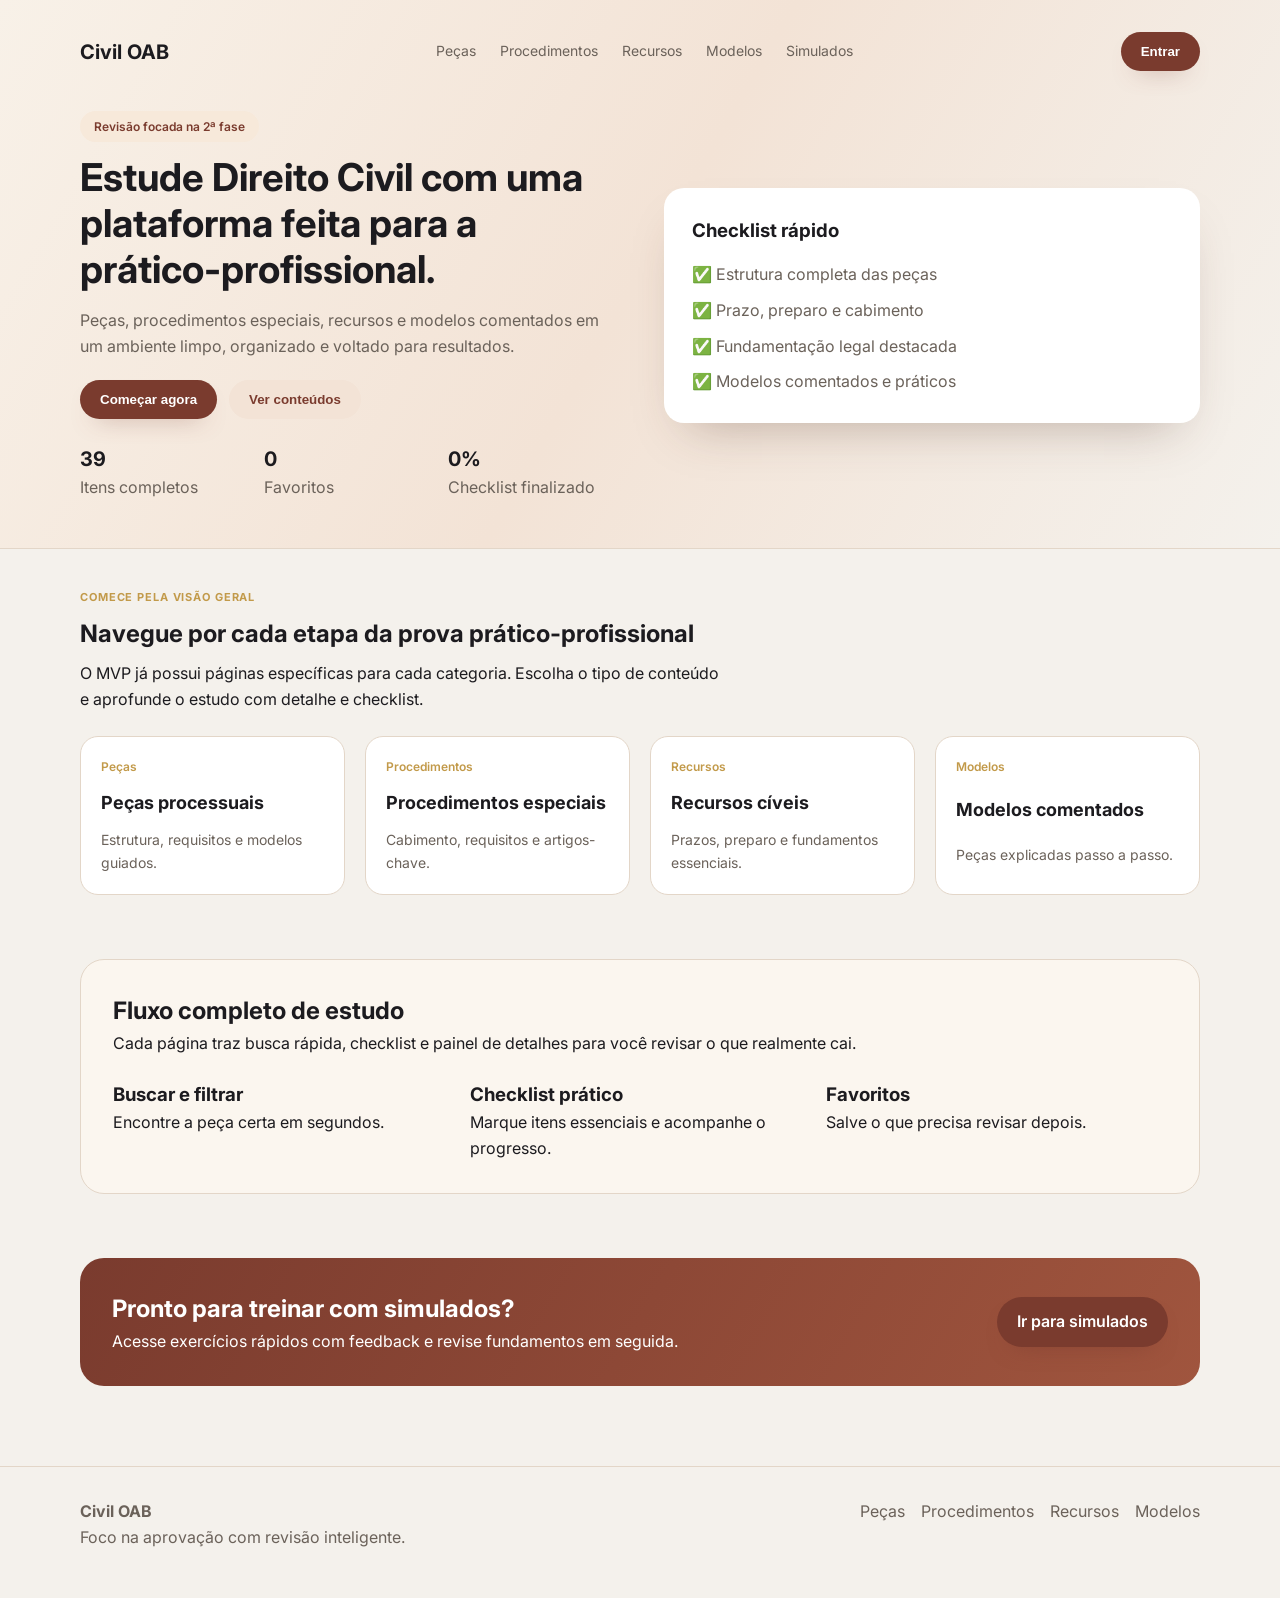
<file: index.html>
<!doctype html>
<html lang="pt-BR">
  <head>
    <meta charset="UTF-8" />
    <meta name="viewport" content="width=device-width, initial-scale=1.0" />
    <title>Revisão OAB 2ª Fase – Direito Civil</title>
    <link rel="preconnect" href="https://fonts.googleapis.com" />
    <link rel="preconnect" href="https://fonts.gstatic.com" crossorigin />
    <link
      href="https://fonts.googleapis.com/css2?family=Inter:wght@300;400;500;600;700&display=swap"
      rel="stylesheet"
    />
    <link rel="stylesheet" href="styles.css" />
  </head>
  <body>
    <div class="app">
      <header class="hero">
        <nav class="nav">
          <div class="logo">Civil OAB</div>
          <div class="nav-links">
            <a href="pecas.html">Peças</a>
            <a href="procedimentos.html">Procedimentos</a>
            <a href="recursos.html">Recursos</a>
            <a href="modelos.html">Modelos</a>
            <a href="simulados.html">Simulados</a>
          </div>
          <button class="btn-primary">Entrar</button>
        </nav>

        <div class="hero-content">
          <div>
            <p class="pill">Revisão focada na 2ª fase</p>
            <h1>
              Estude Direito Civil com uma plataforma feita para a
              prático-profissional.
            </h1>
            <p class="subtitle">
              Peças, procedimentos especiais, recursos e modelos comentados em
              um ambiente limpo, organizado e voltado para resultados.
            </p>
            <div class="hero-actions">
              <button class="btn-primary">Começar agora</button>
              <button class="btn-secondary">Ver conteúdos</button>
            </div>
            <div class="stats">
              <div>
                <strong id="total-items">0</strong>
                <span>Itens completos</span>
              </div>
              <div>
                <strong id="favorite-count">0</strong>
                <span>Favoritos</span>
              </div>
              <div>
                <strong id="progress-count">0%</strong>
                <span>Checklist finalizado</span>
              </div>
            </div>
          </div>
          <div class="hero-card">
            <h3>Checklist rápido</h3>
            <ul>
              <li>✅ Estrutura completa das peças</li>
              <li>✅ Prazo, preparo e cabimento</li>
              <li>✅ Fundamentação legal destacada</li>
              <li>✅ Modelos comentados e práticos</li>
            </ul>
          </div>
        </div>
      </header>

      <main>
        <section class="section">
          <div class="section-header">
            <span class="eyebrow">Comece pela visão geral</span>
            <h2>Navegue por cada etapa da prova prático-profissional</h2>
            <p>
              O MVP já possui páginas específicas para cada categoria. Escolha
              o tipo de conteúdo e aprofunde o estudo com detalhe e checklist.
            </p>
          </div>
          <div class="grid">
            <a class="card" href="pecas.html">
              <span>Peças</span>
              <h3>Peças processuais</h3>
              <p>Estrutura, requisitos e modelos guiados.</p>
            </a>
            <a class="card" href="procedimentos.html">
              <span>Procedimentos</span>
              <h3>Procedimentos especiais</h3>
              <p>Cabimento, requisitos e artigos-chave.</p>
            </a>
            <a class="card" href="recursos.html">
              <span>Recursos</span>
              <h3>Recursos cíveis</h3>
              <p>Prazos, preparo e fundamentos essenciais.</p>
            </a>
            <a class="card" href="modelos.html">
              <span>Modelos</span>
              <h3>Modelos comentados</h3>
              <p>Peças explicadas passo a passo.</p>
            </a>
          </div>
        </section>

        <section class="section highlight">
          <div>
            <h2>Fluxo completo de estudo</h2>
            <p>
              Cada página traz busca rápida, checklist e painel de detalhes para
              você revisar o que realmente cai.
            </p>
          </div>
          <div class="highlight-grid">
            <div>
              <h3>Buscar e filtrar</h3>
              <p>Encontre a peça certa em segundos.</p>
            </div>
            <div>
              <h3>Checklist prático</h3>
              <p>Marque itens essenciais e acompanhe o progresso.</p>
            </div>
            <div>
              <h3>Favoritos</h3>
              <p>Salve o que precisa revisar depois.</p>
            </div>
          </div>
        </section>

        <section class="cta">
          <div>
            <h2>Pronto para treinar com simulados?</h2>
            <p>
              Acesse exercícios rápidos com feedback e revise fundamentos em
              seguida.
            </p>
          </div>
          <a class="btn-primary" href="simulados.html">Ir para simulados</a>
        </section>
      </main>

      <footer>
        <div>
          <strong>Civil OAB</strong>
          <p>Foco na aprovação com revisão inteligente.</p>
        </div>
        <div class="footer-links">
          <a href="pecas.html">Peças</a>
          <a href="procedimentos.html">Procedimentos</a>
          <a href="recursos.html">Recursos</a>
          <a href="modelos.html">Modelos</a>
        </div>
      </footer>
    </div>

    <script src="app.js"></script>
  </body>
</html>
</file>
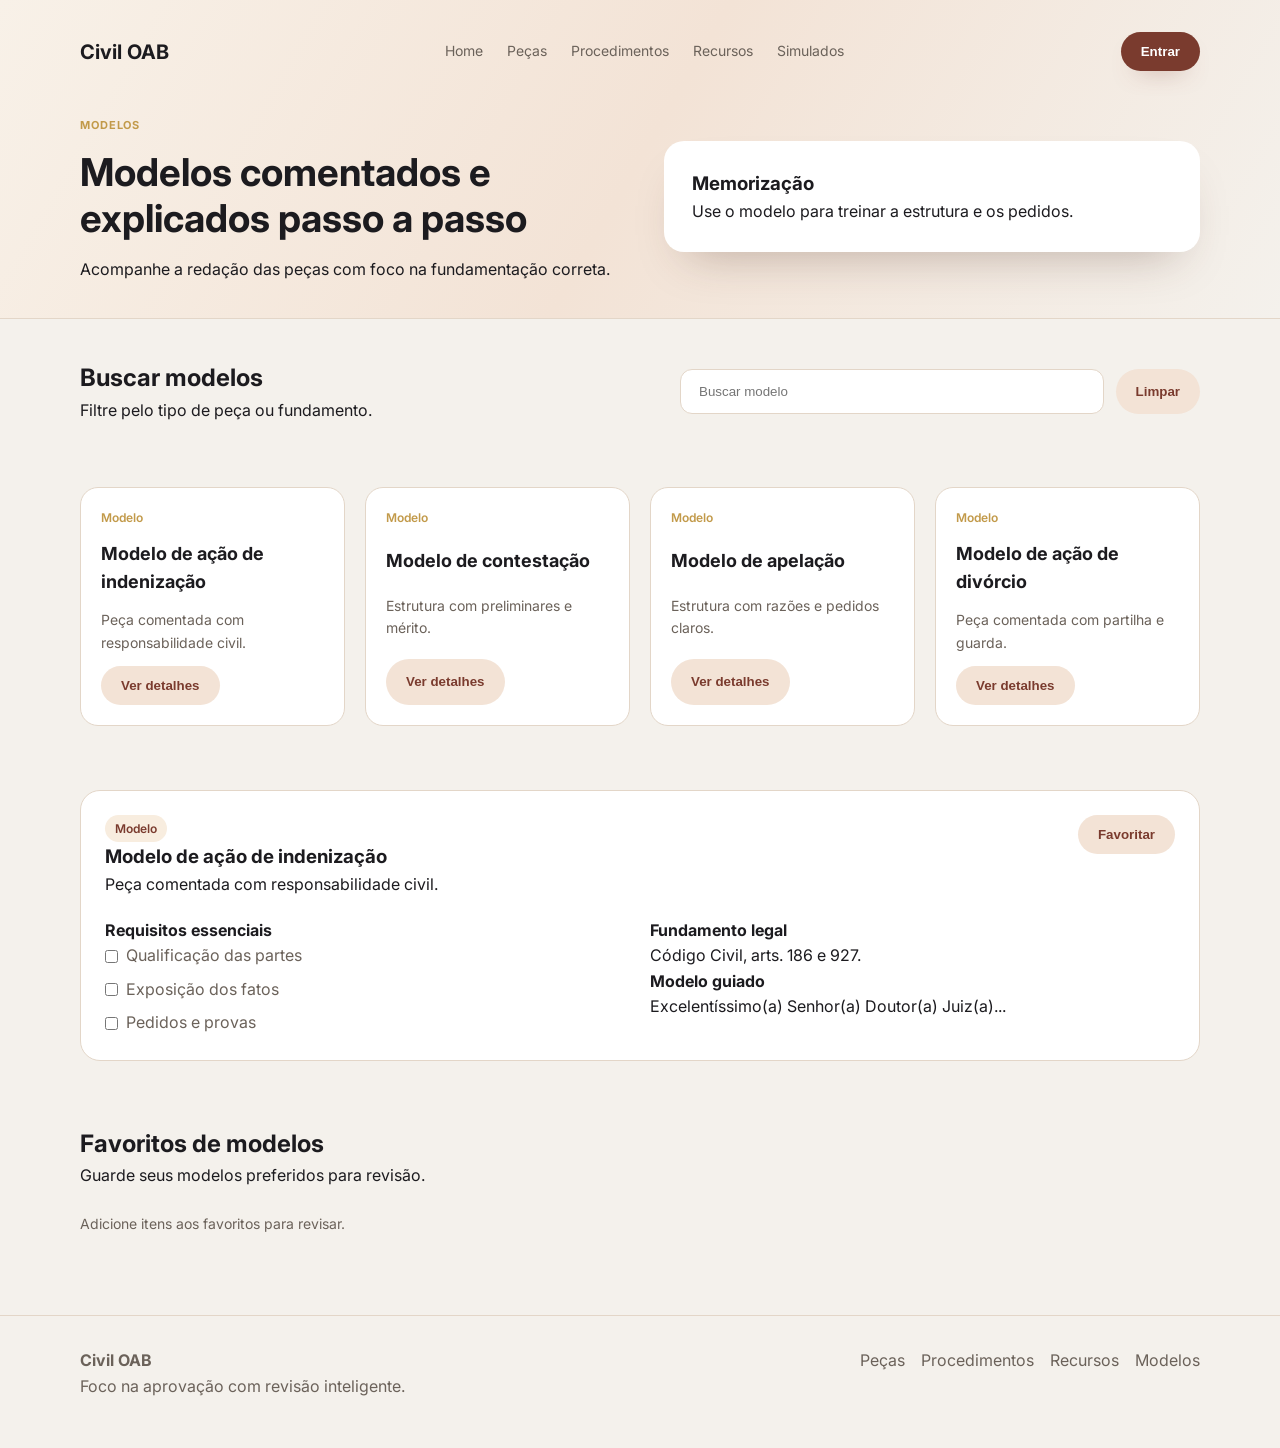
<file: modelos.html>
<!doctype html>
<html lang="pt-BR" data-category="models">
  <head>
    <meta charset="UTF-8" />
    <meta name="viewport" content="width=device-width, initial-scale=1.0" />
    <title>Modelos Comentados | Revisão OAB Civil</title>
    <link rel="preconnect" href="https://fonts.googleapis.com" />
    <link rel="preconnect" href="https://fonts.gstatic.com" crossorigin />
    <link
      href="https://fonts.googleapis.com/css2?family=Inter:wght@300;400;500;600;700&display=swap"
      rel="stylesheet"
    />
    <link rel="stylesheet" href="styles.css" />
  </head>
  <body data-category="models">
    <div class="app">
      <header class="page-hero">
        <nav class="nav">
          <div class="logo">Civil OAB</div>
          <div class="nav-links">
            <a href="index.html">Home</a>
            <a href="pecas.html">Peças</a>
            <a href="procedimentos.html">Procedimentos</a>
            <a href="recursos.html">Recursos</a>
            <a href="simulados.html">Simulados</a>
          </div>
          <button class="btn-primary">Entrar</button>
        </nav>
        <div class="page-hero-content">
          <div>
            <span class="eyebrow">Modelos</span>
            <h1>Modelos comentados e explicados passo a passo</h1>
            <p>
              Acompanhe a redação das peças com foco na fundamentação correta.
            </p>
          </div>
          <div class="hero-card">
            <h3>Memorização</h3>
            <p>Use o modelo para treinar a estrutura e os pedidos.</p>
          </div>
        </div>
      </header>

      <main>
        <section class="search">
          <div>
            <h2>Buscar modelos</h2>
            <p>Filtre pelo tipo de peça ou fundamento.</p>
          </div>
          <div class="search-actions">
            <input
              type="text"
              id="search-input"
              placeholder="Buscar modelo"
            />
            <button class="btn-secondary" id="clear-search">Limpar</button>
          </div>
        </section>

        <section class="grid" id="cards-container"></section>

        <section class="detail" id="detail-panel">
          <div class="detail-header">
            <div>
              <span class="tag" id="detail-type">Modelo</span>
              <h3 id="detail-title">Selecione um modelo</h3>
              <p id="detail-summary">Clique em um card para ver detalhes.</p>
            </div>
            <button class="btn-secondary" id="favorite-toggle">
              Favoritar
            </button>
          </div>
          <div class="detail-body">
            <div>
              <h4>Requisitos essenciais</h4>
              <ul id="detail-requirements"></ul>
            </div>
            <div>
              <h4>Fundamento legal</h4>
              <p id="detail-foundation"></p>
              <h4>Modelo guiado</h4>
              <p id="detail-model"></p>
            </div>
          </div>
        </section>

        <section class="favorites">
          <div>
            <h2>Favoritos de modelos</h2>
            <p>Guarde seus modelos preferidos para revisão.</p>
          </div>
          <div class="favorites-list" id="favorites-list"></div>
        </section>
      </main>

      <footer>
        <div>
          <strong>Civil OAB</strong>
          <p>Foco na aprovação com revisão inteligente.</p>
        </div>
        <div class="footer-links">
          <a href="pecas.html">Peças</a>
          <a href="procedimentos.html">Procedimentos</a>
          <a href="recursos.html">Recursos</a>
          <a href="modelos.html">Modelos</a>
        </div>
      </footer>
    </div>

    <script src="app.js"></script>
  </body>
</html>
</file>
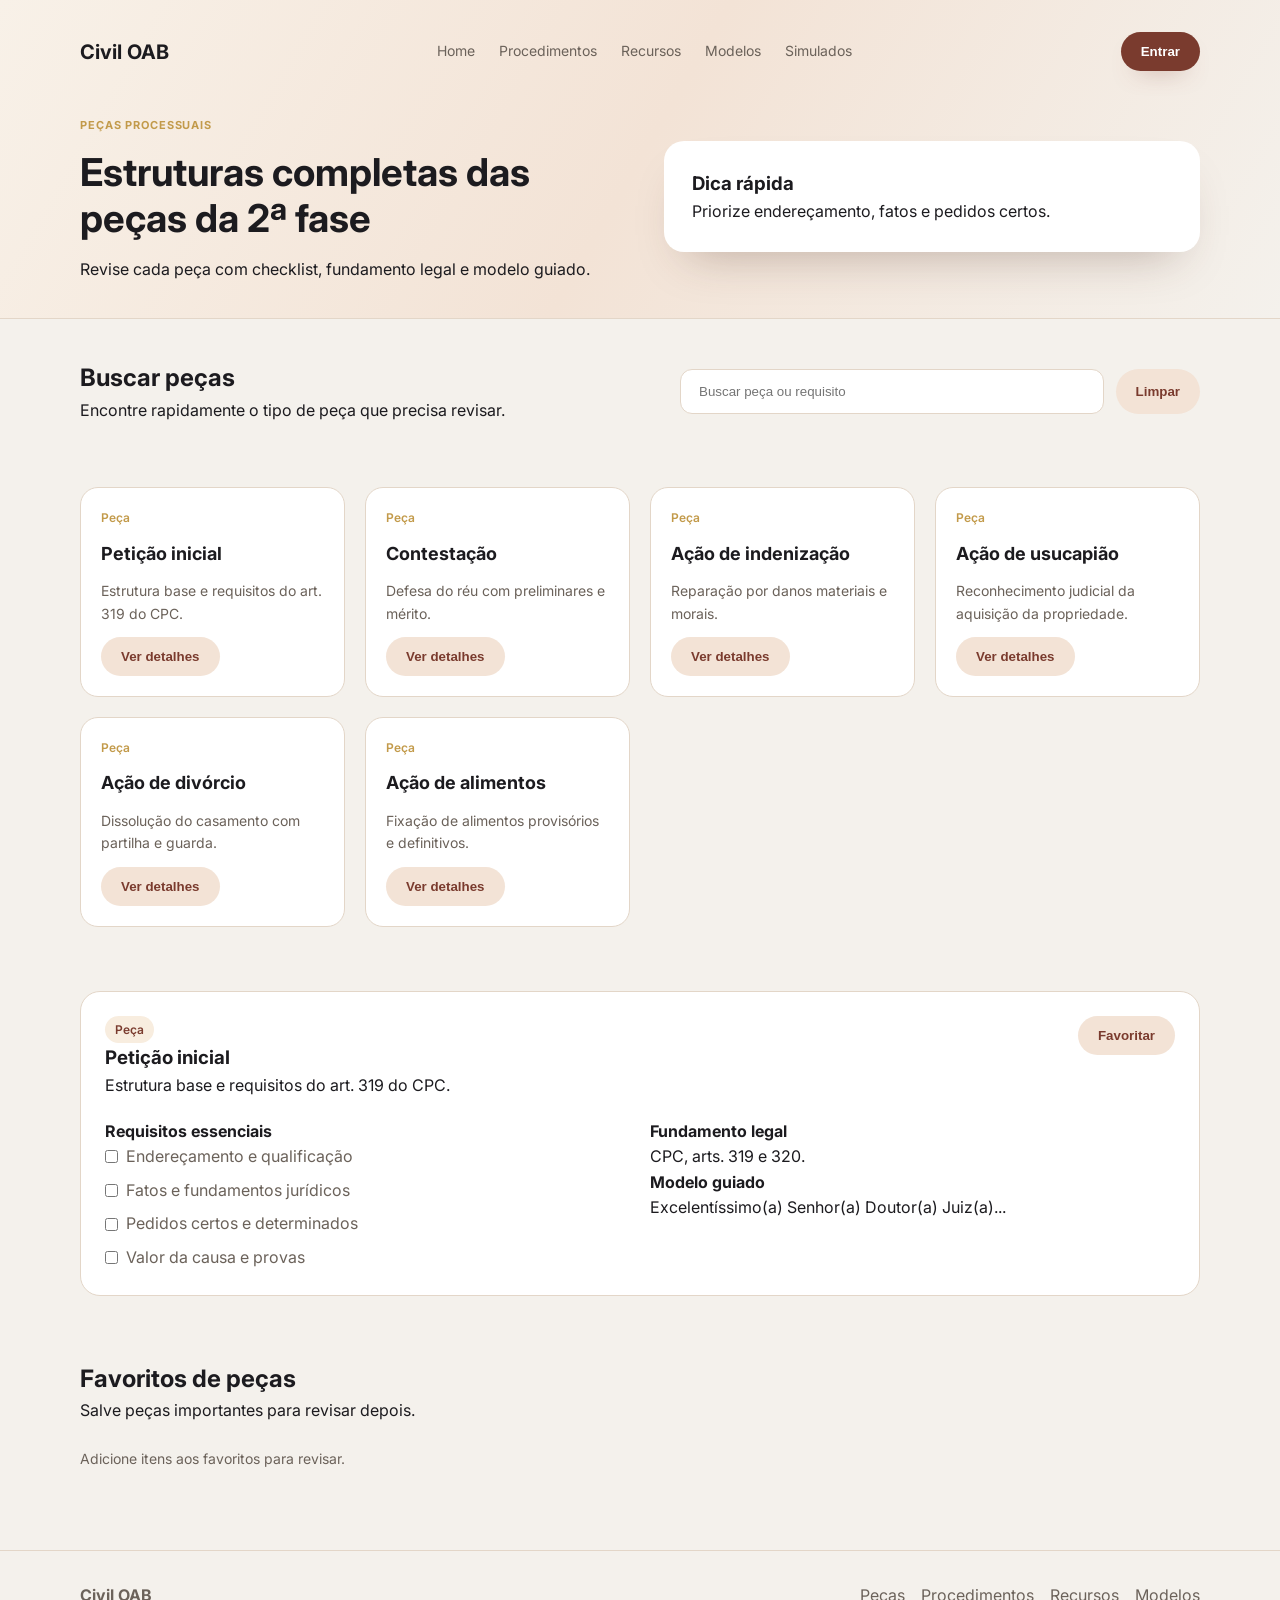
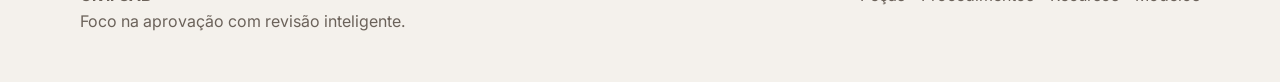
<file: pecas.html>
<!doctype html>
<html lang="pt-BR" data-category="pieces">
  <head>
    <meta charset="UTF-8" />
    <meta name="viewport" content="width=device-width, initial-scale=1.0" />
    <title>Peças Processuais | Revisão OAB Civil</title>
    <link rel="preconnect" href="https://fonts.googleapis.com" />
    <link rel="preconnect" href="https://fonts.gstatic.com" crossorigin />
    <link
      href="https://fonts.googleapis.com/css2?family=Inter:wght@300;400;500;600;700&display=swap"
      rel="stylesheet"
    />
    <link rel="stylesheet" href="styles.css" />
  </head>
  <body data-category="pieces">
    <div class="app">
      <header class="page-hero">
        <nav class="nav">
          <div class="logo">Civil OAB</div>
          <div class="nav-links">
            <a href="index.html">Home</a>
            <a href="procedimentos.html">Procedimentos</a>
            <a href="recursos.html">Recursos</a>
            <a href="modelos.html">Modelos</a>
            <a href="simulados.html">Simulados</a>
          </div>
          <button class="btn-primary">Entrar</button>
        </nav>
        <div class="page-hero-content">
          <div>
            <span class="eyebrow">Peças processuais</span>
            <h1>Estruturas completas das peças da 2ª fase</h1>
            <p>
              Revise cada peça com checklist, fundamento legal e modelo guiado.
            </p>
          </div>
          <div class="hero-card">
            <h3>Dica rápida</h3>
            <p>Priorize endereçamento, fatos e pedidos certos.</p>
          </div>
        </div>
      </header>

      <main>
        <section class="search">
          <div>
            <h2>Buscar peças</h2>
            <p>Encontre rapidamente o tipo de peça que precisa revisar.</p>
          </div>
          <div class="search-actions">
            <input
              type="text"
              id="search-input"
              placeholder="Buscar peça ou requisito"
            />
            <button class="btn-secondary" id="clear-search">Limpar</button>
          </div>
        </section>

        <section class="grid" id="cards-container"></section>

        <section class="detail" id="detail-panel">
          <div class="detail-header">
            <div>
              <span class="tag" id="detail-type">Peça</span>
              <h3 id="detail-title">Selecione uma peça</h3>
              <p id="detail-summary">Clique em um card para ver detalhes.</p>
            </div>
            <button class="btn-secondary" id="favorite-toggle">
              Favoritar
            </button>
          </div>
          <div class="detail-body">
            <div>
              <h4>Requisitos essenciais</h4>
              <ul id="detail-requirements"></ul>
            </div>
            <div>
              <h4>Fundamento legal</h4>
              <p id="detail-foundation"></p>
              <h4>Modelo guiado</h4>
              <p id="detail-model"></p>
            </div>
          </div>
        </section>

        <section class="favorites">
          <div>
            <h2>Favoritos de peças</h2>
            <p>Salve peças importantes para revisar depois.</p>
          </div>
          <div class="favorites-list" id="favorites-list"></div>
        </section>
      </main>

      <footer>
        <div>
          <strong>Civil OAB</strong>
          <p>Foco na aprovação com revisão inteligente.</p>
        </div>
        <div class="footer-links">
          <a href="pecas.html">Peças</a>
          <a href="procedimentos.html">Procedimentos</a>
          <a href="recursos.html">Recursos</a>
          <a href="modelos.html">Modelos</a>
        </div>
      </footer>
    </div>

    <script src="app.js"></script>
  </body>
</html>
</file>
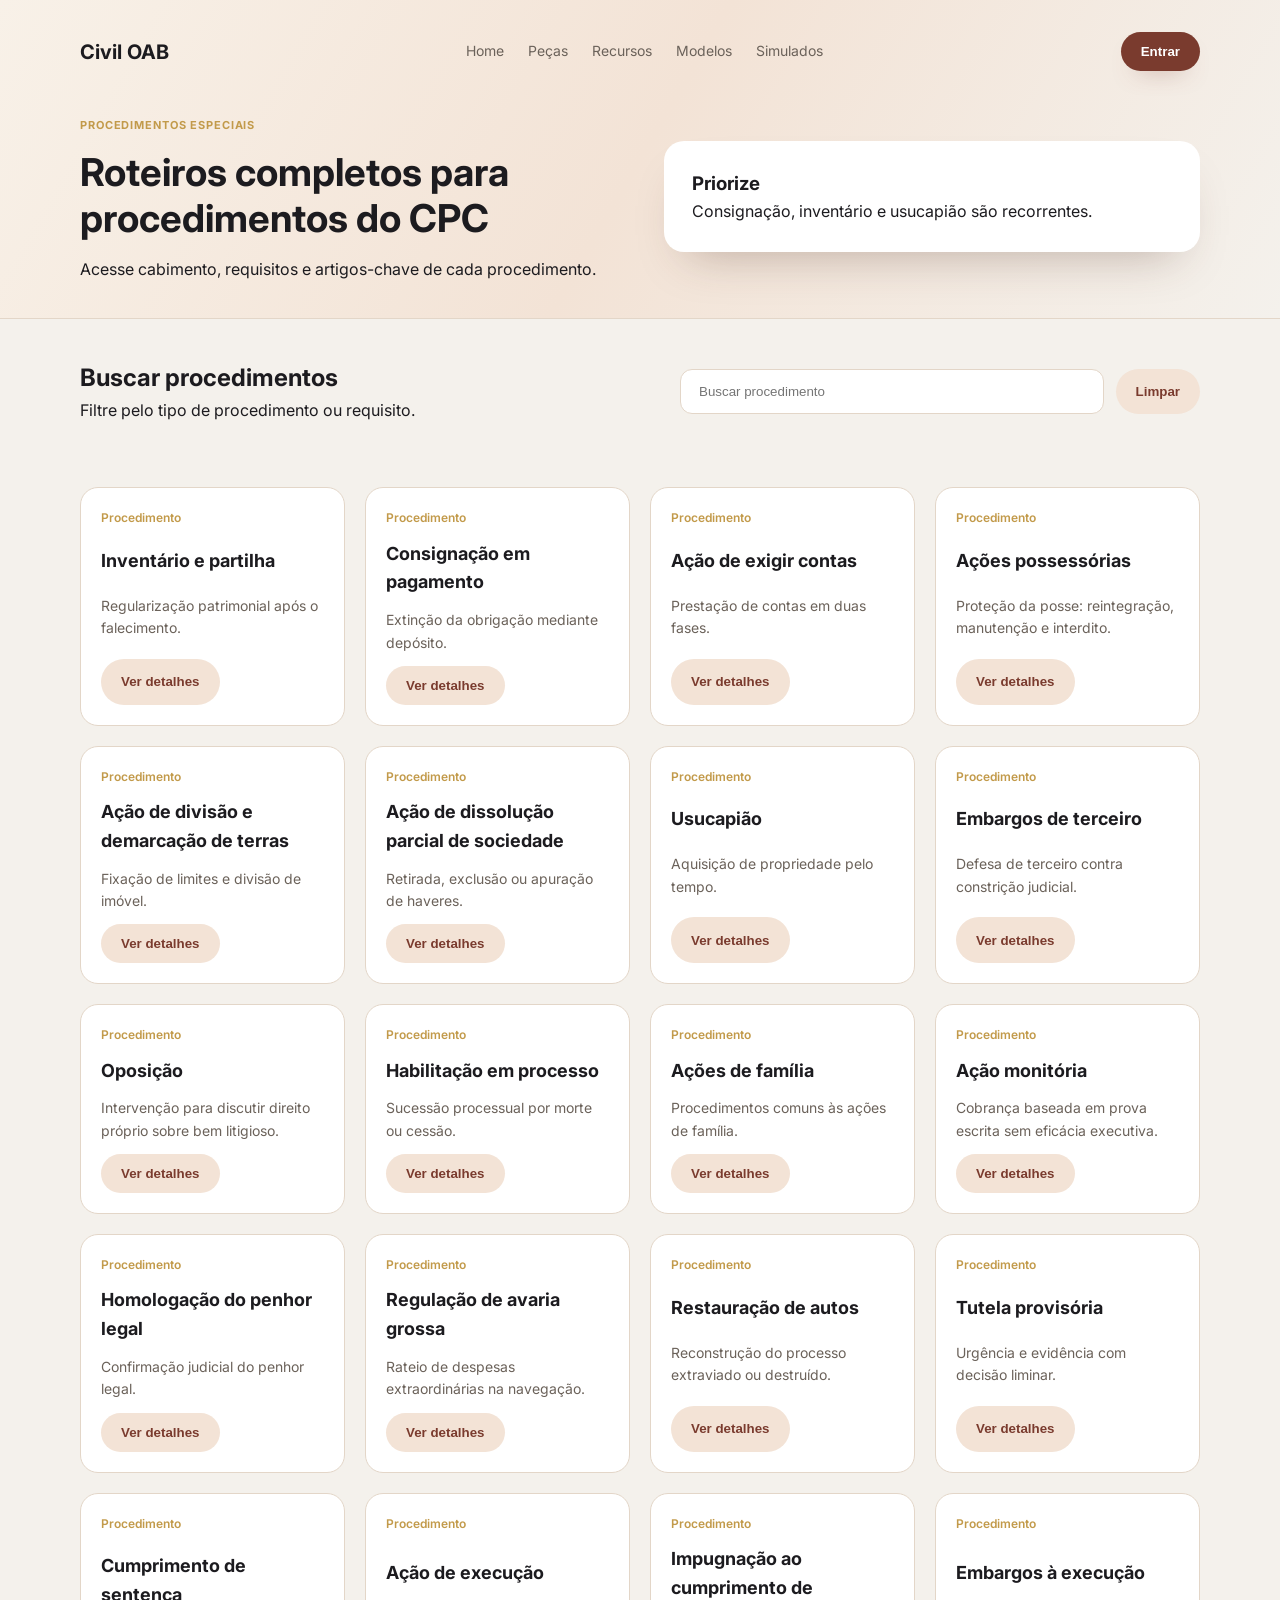
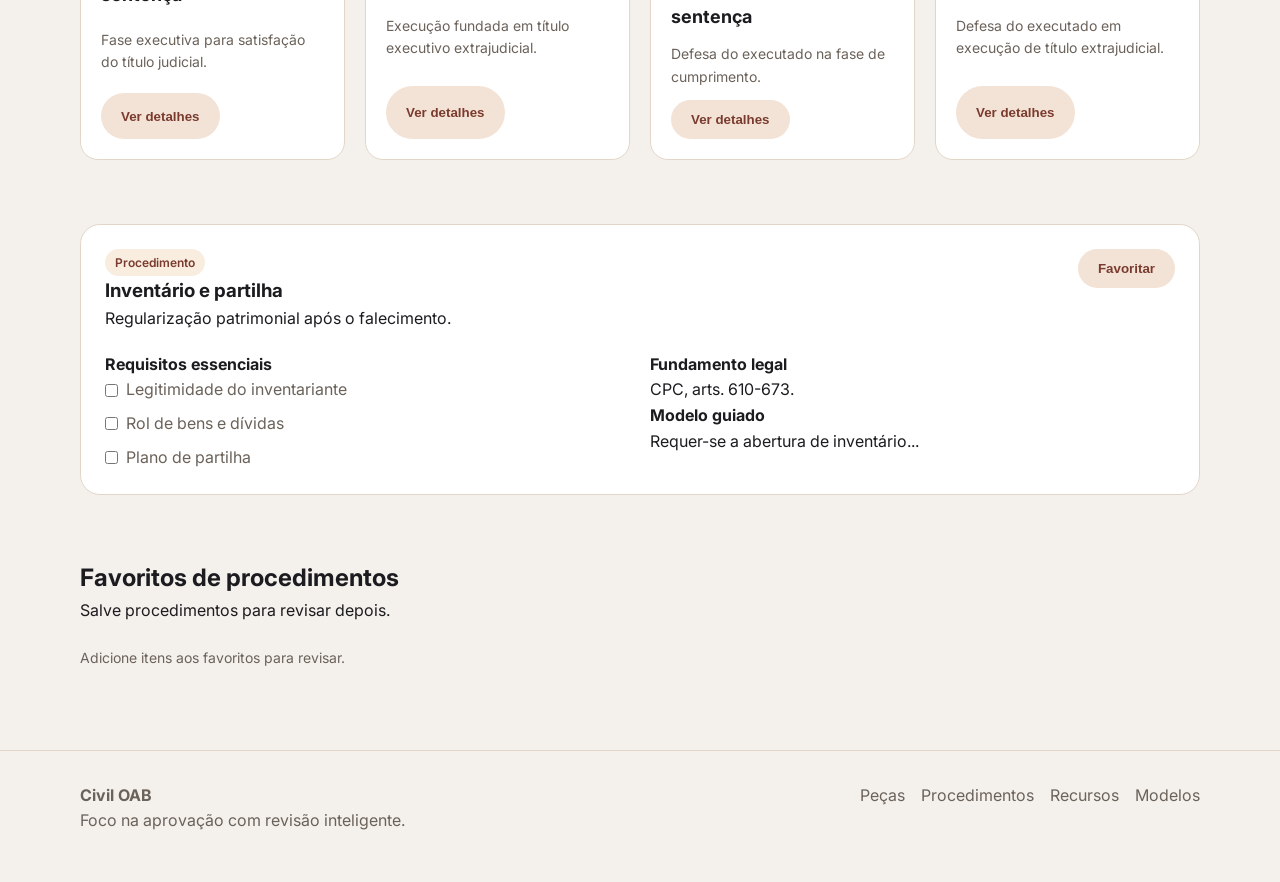
<file: procedimentos.html>
<!doctype html>
<html lang="pt-BR" data-category="procedures">
  <head>
    <meta charset="UTF-8" />
    <meta name="viewport" content="width=device-width, initial-scale=1.0" />
    <title>Procedimentos Especiais | Revisão OAB Civil</title>
    <link rel="preconnect" href="https://fonts.googleapis.com" />
    <link rel="preconnect" href="https://fonts.gstatic.com" crossorigin />
    <link
      href="https://fonts.googleapis.com/css2?family=Inter:wght@300;400;500;600;700&display=swap"
      rel="stylesheet"
    />
    <link rel="stylesheet" href="styles.css" />
  </head>
  <body data-category="procedures">
    <div class="app">
      <header class="page-hero">
        <nav class="nav">
          <div class="logo">Civil OAB</div>
          <div class="nav-links">
            <a href="index.html">Home</a>
            <a href="pecas.html">Peças</a>
            <a href="recursos.html">Recursos</a>
            <a href="modelos.html">Modelos</a>
            <a href="simulados.html">Simulados</a>
          </div>
          <button class="btn-primary">Entrar</button>
        </nav>
        <div class="page-hero-content">
          <div>
            <span class="eyebrow">Procedimentos especiais</span>
            <h1>Roteiros completos para procedimentos do CPC</h1>
            <p>
              Acesse cabimento, requisitos e artigos-chave de cada procedimento.
            </p>
          </div>
          <div class="hero-card">
            <h3>Priorize</h3>
            <p>Consignação, inventário e usucapião são recorrentes.</p>
          </div>
        </div>
      </header>

      <main>
        <section class="search">
          <div>
            <h2>Buscar procedimentos</h2>
            <p>Filtre pelo tipo de procedimento ou requisito.</p>
          </div>
          <div class="search-actions">
            <input
              type="text"
              id="search-input"
              placeholder="Buscar procedimento"
            />
            <button class="btn-secondary" id="clear-search">Limpar</button>
          </div>
        </section>

        <section class="grid" id="cards-container"></section>

        <section class="detail" id="detail-panel">
          <div class="detail-header">
            <div>
              <span class="tag" id="detail-type">Procedimento</span>
              <h3 id="detail-title">Selecione um procedimento</h3>
              <p id="detail-summary">Clique em um card para ver detalhes.</p>
            </div>
            <button class="btn-secondary" id="favorite-toggle">
              Favoritar
            </button>
          </div>
          <div class="detail-body">
            <div>
              <h4>Requisitos essenciais</h4>
              <ul id="detail-requirements"></ul>
            </div>
            <div>
              <h4>Fundamento legal</h4>
              <p id="detail-foundation"></p>
              <h4>Modelo guiado</h4>
              <p id="detail-model"></p>
            </div>
          </div>
        </section>

        <section class="favorites">
          <div>
            <h2>Favoritos de procedimentos</h2>
            <p>Salve procedimentos para revisar depois.</p>
          </div>
          <div class="favorites-list" id="favorites-list"></div>
        </section>
      </main>

      <footer>
        <div>
          <strong>Civil OAB</strong>
          <p>Foco na aprovação com revisão inteligente.</p>
        </div>
        <div class="footer-links">
          <a href="pecas.html">Peças</a>
          <a href="procedimentos.html">Procedimentos</a>
          <a href="recursos.html">Recursos</a>
          <a href="modelos.html">Modelos</a>
        </div>
      </footer>
    </div>

    <script src="app.js"></script>
  </body>
</html>
</file>
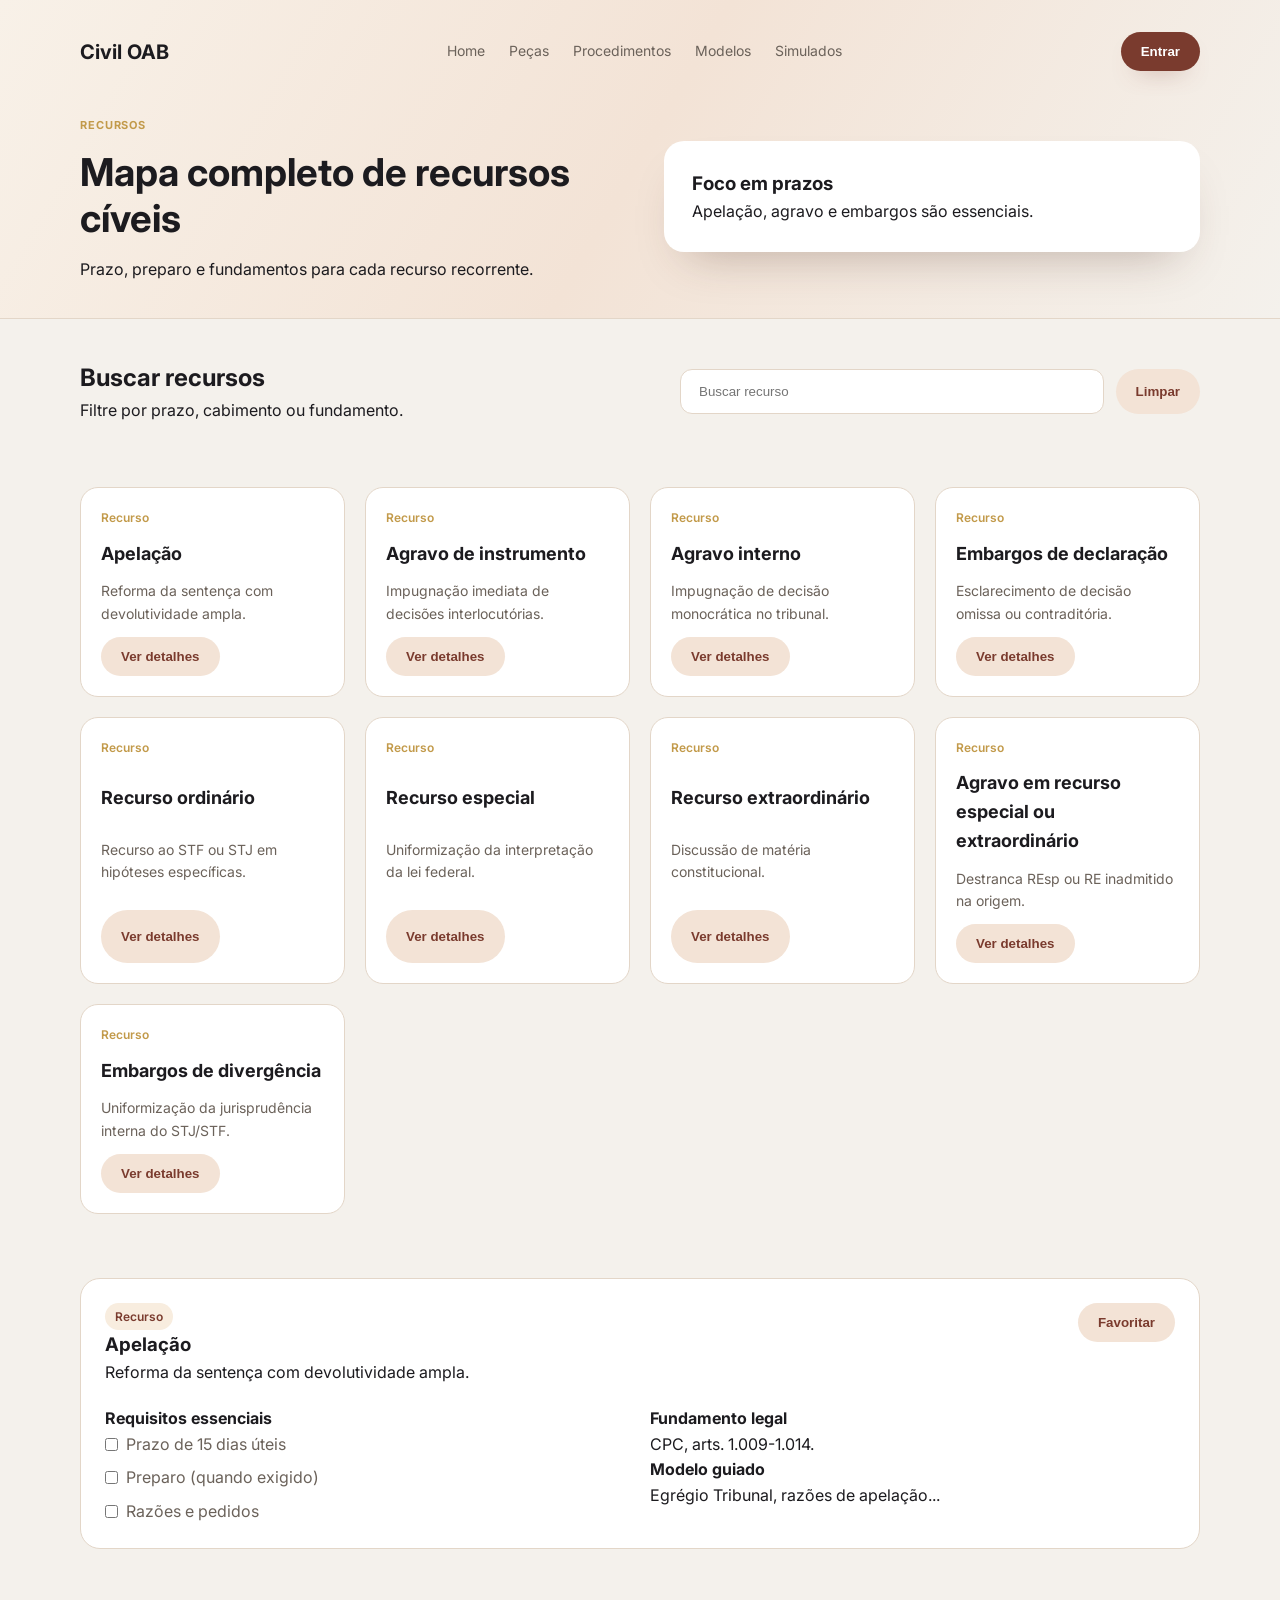
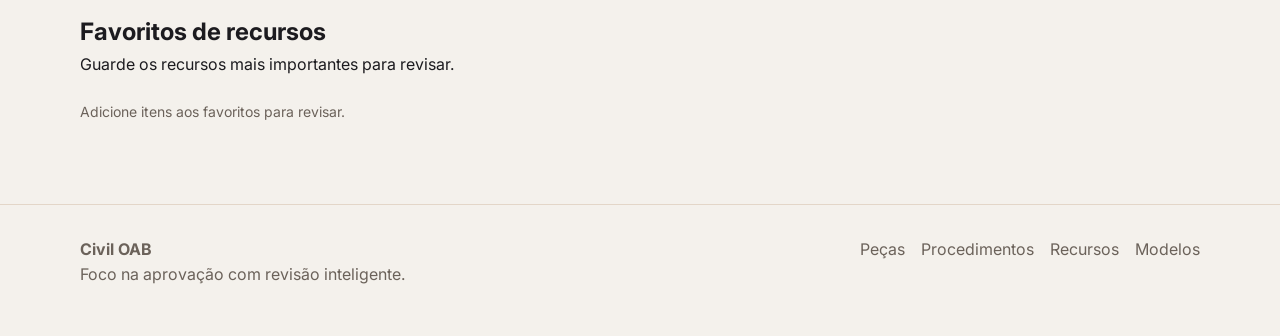
<file: recursos.html>
<!doctype html>
<html lang="pt-BR" data-category="resources">
  <head>
    <meta charset="UTF-8" />
    <meta name="viewport" content="width=device-width, initial-scale=1.0" />
    <title>Recursos Cíveis | Revisão OAB Civil</title>
    <link rel="preconnect" href="https://fonts.googleapis.com" />
    <link rel="preconnect" href="https://fonts.gstatic.com" crossorigin />
    <link
      href="https://fonts.googleapis.com/css2?family=Inter:wght@300;400;500;600;700&display=swap"
      rel="stylesheet"
    />
    <link rel="stylesheet" href="styles.css" />
  </head>
  <body data-category="resources">
    <div class="app">
      <header class="page-hero">
        <nav class="nav">
          <div class="logo">Civil OAB</div>
          <div class="nav-links">
            <a href="index.html">Home</a>
            <a href="pecas.html">Peças</a>
            <a href="procedimentos.html">Procedimentos</a>
            <a href="modelos.html">Modelos</a>
            <a href="simulados.html">Simulados</a>
          </div>
          <button class="btn-primary">Entrar</button>
        </nav>
        <div class="page-hero-content">
          <div>
            <span class="eyebrow">Recursos</span>
            <h1>Mapa completo de recursos cíveis</h1>
            <p>
              Prazo, preparo e fundamentos para cada recurso recorrente.
            </p>
          </div>
          <div class="hero-card">
            <h3>Foco em prazos</h3>
            <p>Apelação, agravo e embargos são essenciais.</p>
          </div>
        </div>
      </header>

      <main>
        <section class="search">
          <div>
            <h2>Buscar recursos</h2>
            <p>Filtre por prazo, cabimento ou fundamento.</p>
          </div>
          <div class="search-actions">
            <input
              type="text"
              id="search-input"
              placeholder="Buscar recurso"
            />
            <button class="btn-secondary" id="clear-search">Limpar</button>
          </div>
        </section>

        <section class="grid" id="cards-container"></section>

        <section class="detail" id="detail-panel">
          <div class="detail-header">
            <div>
              <span class="tag" id="detail-type">Recurso</span>
              <h3 id="detail-title">Selecione um recurso</h3>
              <p id="detail-summary">Clique em um card para ver detalhes.</p>
            </div>
            <button class="btn-secondary" id="favorite-toggle">
              Favoritar
            </button>
          </div>
          <div class="detail-body">
            <div>
              <h4>Requisitos essenciais</h4>
              <ul id="detail-requirements"></ul>
            </div>
            <div>
              <h4>Fundamento legal</h4>
              <p id="detail-foundation"></p>
              <h4>Modelo guiado</h4>
              <p id="detail-model"></p>
            </div>
          </div>
        </section>

        <section class="favorites">
          <div>
            <h2>Favoritos de recursos</h2>
            <p>Guarde os recursos mais importantes para revisar.</p>
          </div>
          <div class="favorites-list" id="favorites-list"></div>
        </section>
      </main>

      <footer>
        <div>
          <strong>Civil OAB</strong>
          <p>Foco na aprovação com revisão inteligente.</p>
        </div>
        <div class="footer-links">
          <a href="pecas.html">Peças</a>
          <a href="procedimentos.html">Procedimentos</a>
          <a href="recursos.html">Recursos</a>
          <a href="modelos.html">Modelos</a>
        </div>
      </footer>
    </div>

    <script src="app.js"></script>
  </body>
</html>
</file>
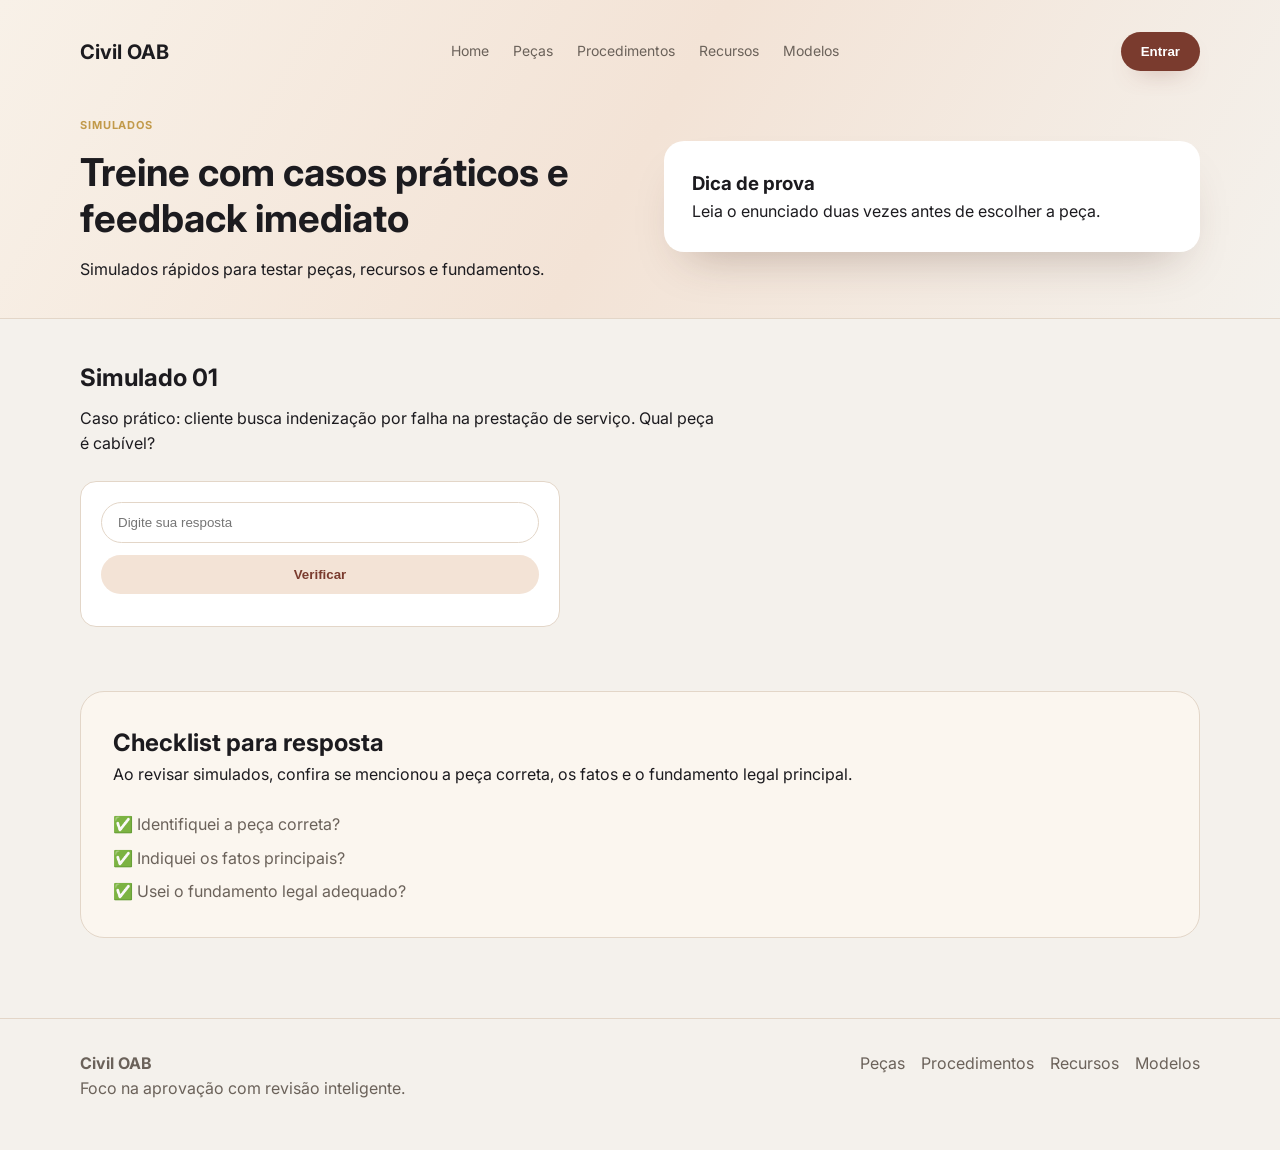
<file: simulados.html>
<!doctype html>
<html lang="pt-BR">
  <head>
    <meta charset="UTF-8" />
    <meta name="viewport" content="width=device-width, initial-scale=1.0" />
    <title>Simulados | Revisão OAB Civil</title>
    <link rel="preconnect" href="https://fonts.googleapis.com" />
    <link rel="preconnect" href="https://fonts.gstatic.com" crossorigin />
    <link
      href="https://fonts.googleapis.com/css2?family=Inter:wght@300;400;500;600;700&display=swap"
      rel="stylesheet"
    />
    <link rel="stylesheet" href="styles.css" />
  </head>
  <body>
    <div class="app">
      <header class="page-hero">
        <nav class="nav">
          <div class="logo">Civil OAB</div>
          <div class="nav-links">
            <a href="index.html">Home</a>
            <a href="pecas.html">Peças</a>
            <a href="procedimentos.html">Procedimentos</a>
            <a href="recursos.html">Recursos</a>
            <a href="modelos.html">Modelos</a>
          </div>
          <button class="btn-primary">Entrar</button>
        </nav>
        <div class="page-hero-content">
          <div>
            <span class="eyebrow">Simulados</span>
            <h1>Treine com casos práticos e feedback imediato</h1>
            <p>
              Simulados rápidos para testar peças, recursos e fundamentos.
            </p>
          </div>
          <div class="hero-card">
            <h3>Dica de prova</h3>
            <p>Leia o enunciado duas vezes antes de escolher a peça.</p>
          </div>
        </div>
      </header>

      <main>
        <section class="section">
          <div class="section-header">
            <h2>Simulado 01</h2>
            <p>
              Caso prático: cliente busca indenização por falha na prestação de
              serviço. Qual peça é cabível?
            </p>
          </div>
          <div class="simulado-card">
            <input
              type="text"
              id="simulado-answer"
              placeholder="Digite sua resposta"
            />
            <button class="btn-secondary" id="simulado-check">
              Verificar
            </button>
            <p class="simulado-feedback" id="simulado-feedback"></p>
          </div>
        </section>

        <section class="section highlight">
          <div>
            <h2>Checklist para resposta</h2>
            <p>
              Ao revisar simulados, confira se mencionou a peça correta, os
              fatos e o fundamento legal principal.
            </p>
          </div>
          <ul class="checklist">
            <li>✅ Identifiquei a peça correta?</li>
            <li>✅ Indiquei os fatos principais?</li>
            <li>✅ Usei o fundamento legal adequado?</li>
          </ul>
        </section>
      </main>

      <footer>
        <div>
          <strong>Civil OAB</strong>
          <p>Foco na aprovação com revisão inteligente.</p>
        </div>
        <div class="footer-links">
          <a href="pecas.html">Peças</a>
          <a href="procedimentos.html">Procedimentos</a>
          <a href="recursos.html">Recursos</a>
          <a href="modelos.html">Modelos</a>
        </div>
      </footer>
    </div>

    <script src="app.js"></script>
  </body>
</html>
</file>
<file: styles.css>
:root {
  color-scheme: light;
  --bg: #f4f1ec;
  --card: #ffffff;
  --text: #1c1b1f;
  --muted: #6b625a;
  --primary: #7a3b2e;
  --primary-soft: #f3e3d6;
  --accent: #c29a4a;
  --border: #e3d6c8;
  --shadow: 0 24px 48px -24px rgba(79, 50, 36, 0.35);
}

* {
  box-sizing: border-box;
  margin: 0;
  padding: 0;
}

body {
  font-family: "Inter", sans-serif;
  background: var(--bg);
  color: var(--text);
  line-height: 1.6;
}

a {
  color: inherit;
  text-decoration: none;
}

.app {
  min-height: 100vh;
  display: flex;
  flex-direction: column;
}

.hero,
.page-hero {
  padding: 32px 80px 48px;
  background: linear-gradient(120deg, #f8f1e8 0%, #f3e3d6 50%, #f4f1ec 100%);
  border-bottom: 1px solid var(--border);
}

.page-hero {
  padding-bottom: 36px;
}

.nav {
  display: flex;
  align-items: center;
  justify-content: space-between;
  gap: 24px;
}

.logo {
  font-weight: 700;
  font-size: 20px;
}

.nav-links {
  display: flex;
  gap: 24px;
  font-size: 14px;
  color: var(--muted);
}

.btn-primary,
.btn-secondary {
  border: none;
  padding: 12px 20px;
  border-radius: 999px;
  font-weight: 600;
  cursor: pointer;
  transition: transform 0.2s ease, box-shadow 0.2s ease;
  display: inline-flex;
  align-items: center;
  justify-content: center;
}

.btn-primary {
  background: var(--primary);
  color: #fff;
  box-shadow: 0 12px 24px -16px rgba(122, 59, 46, 0.7);
}

.btn-secondary {
  background: var(--primary-soft);
  color: var(--primary);
}

.btn-primary:hover,
.btn-secondary:hover {
  transform: translateY(-1px);
}

.hero-content,
.page-hero-content {
  display: grid;
  grid-template-columns: repeat(auto-fit, minmax(260px, 1fr));
  gap: 48px;
  margin-top: 40px;
  align-items: center;
}

.hero h1,
.page-hero h1 {
  font-size: clamp(28px, 3vw, 42px);
  line-height: 1.2;
  margin: 12px 0 16px;
}

.subtitle {
  color: var(--muted);
  max-width: 520px;
}

.eyebrow {
  text-transform: uppercase;
  letter-spacing: 0.08em;
  font-size: 11px;
  font-weight: 700;
  color: var(--accent);
}

.pill {
  display: inline-flex;
  align-items: center;
  gap: 8px;
  background: #f7e9da;
  color: #7a3b2e;
  padding: 6px 14px;
  border-radius: 999px;
  font-weight: 600;
  font-size: 12px;
}

.hero-actions {
  display: flex;
  gap: 12px;
  margin-top: 20px;
  flex-wrap: wrap;
}

.stats {
  display: grid;
  grid-template-columns: repeat(auto-fit, minmax(140px, 1fr));
  gap: 16px;
  margin-top: 24px;
  color: var(--muted);
}

.stats strong {
  display: block;
  font-size: 20px;
  color: var(--text);
}

.hero-card {
  background: var(--card);
  padding: 28px;
  border-radius: 20px;
  box-shadow: var(--shadow);
}

.hero-card ul {
  list-style: none;
  margin-top: 16px;
  display: grid;
  gap: 10px;
  color: var(--muted);
}

main {
  padding: 40px 80px 80px;
  display: flex;
  flex-direction: column;
  gap: 64px;
}

.section {
  display: grid;
  gap: 24px;
}

.section-header {
  max-width: 640px;
  display: grid;
  gap: 8px;
}

.highlight {
  background: #fbf6ef;
  padding: 32px;
  border-radius: 24px;
  border: 1px solid var(--border);
}

.highlight-grid {
  display: grid;
  grid-template-columns: repeat(auto-fit, minmax(200px, 1fr));
  gap: 16px;
}

.search {
  display: flex;
  align-items: center;
  justify-content: space-between;
  gap: 32px;
}

.search-actions {
  display: flex;
  gap: 12px;
  width: 100%;
  max-width: 520px;
}

.search input {
  flex: 1;
  padding: 14px 18px;
  border-radius: 12px;
  border: 1px solid var(--border);
  background: var(--card);
}

.tabs {
  display: flex;
  gap: 12px;
  flex-wrap: wrap;
}

.tab {
  border: 1px solid var(--border);
  padding: 10px 18px;
  border-radius: 999px;
  background: var(--card);
  cursor: pointer;
  font-weight: 600;
  color: var(--muted);
}

.tab.active {
  background: var(--primary-soft);
  color: var(--primary);
  border-color: transparent;
}

.grid {
  display: grid;
  grid-template-columns: repeat(auto-fit, minmax(220px, 1fr));
  gap: 20px;
}

.card {
  background: var(--card);
  border-radius: 18px;
  padding: 20px;
  border: 1px solid var(--border);
  display: grid;
  gap: 12px;
}

.card span {
  font-size: 12px;
  font-weight: 600;
  color: var(--accent);
}

.card h3 {
  font-size: 18px;
}

.card p {
  color: var(--muted);
  font-size: 14px;
}

.card button {
  justify-self: start;
}

.empty {
  color: var(--muted);
  font-size: 14px;
}

.detail {
  background: var(--card);
  border-radius: 20px;
  padding: 24px;
  border: 1px solid var(--border);
  display: grid;
  gap: 20px;
}

.detail-header {
  display: flex;
  justify-content: space-between;
  align-items: flex-start;
  gap: 16px;
  flex-wrap: wrap;
}

.tag {
  display: inline-flex;
  padding: 4px 10px;
  border-radius: 999px;
  background: #f8eddf;
  color: #7a3b2e;
  font-size: 12px;
  font-weight: 600;
}

.detail-body {
  display: grid;
  grid-template-columns: repeat(auto-fit, minmax(240px, 1fr));
  gap: 20px;
}

.detail-body ul {
  list-style: none;
  display: grid;
  gap: 8px;
  color: var(--muted);
}

.detail-body li {
  display: flex;
  align-items: center;
  gap: 8px;
}

.detail-body input {
  accent-color: var(--primary);
}

.cta {
  background: linear-gradient(120deg, #7a3b2e 0%, #a0553e 100%);
  color: #fff;
  padding: 32px;
  border-radius: 24px;
  display: flex;
  align-items: center;
  justify-content: space-between;
  gap: 24px;
  flex-wrap: wrap;
}

.simulado-card {
  display: grid;
  gap: 12px;
  background: var(--card);
  padding: 20px;
  border-radius: 16px;
  border: 1px solid var(--border);
  max-width: 480px;
}

.simulado-card input {
  padding: 12px 16px;
  border-radius: 999px;
  border: 1px solid var(--border);
}

.simulado-feedback {
  font-weight: 600;
}

.checklist {
  list-style: none;
  display: grid;
  gap: 8px;
  color: var(--muted);
}

.favorites {
  display: grid;
  gap: 24px;
}

.favorites-list {
  display: grid;
  gap: 12px;
}

.favorite-item {
  background: var(--card);
  border-radius: 12px;
  padding: 12px 16px;
  border: 1px solid var(--border);
  display: flex;
  justify-content: space-between;
  align-items: center;
  gap: 16px;
}

footer {
  padding: 32px 80px 48px;
  border-top: 1px solid var(--border);
  display: flex;
  justify-content: space-between;
  color: var(--muted);
}

.footer-links {
  display: flex;
  gap: 16px;
}

@media (max-width: 900px) {
  .hero,
  .page-hero,
  main,
  footer {
    padding-left: 24px;
    padding-right: 24px;
  }

  .nav {
    flex-direction: column;
    align-items: flex-start;
  }

  .nav-links {
    flex-wrap: wrap;
  }

  .search {
    flex-direction: column;
    align-items: flex-start;
  }

  .search-actions {
    flex-direction: column;
  }

  .cta {
    flex-direction: column;
    align-items: flex-start;
  }
}
</file>
